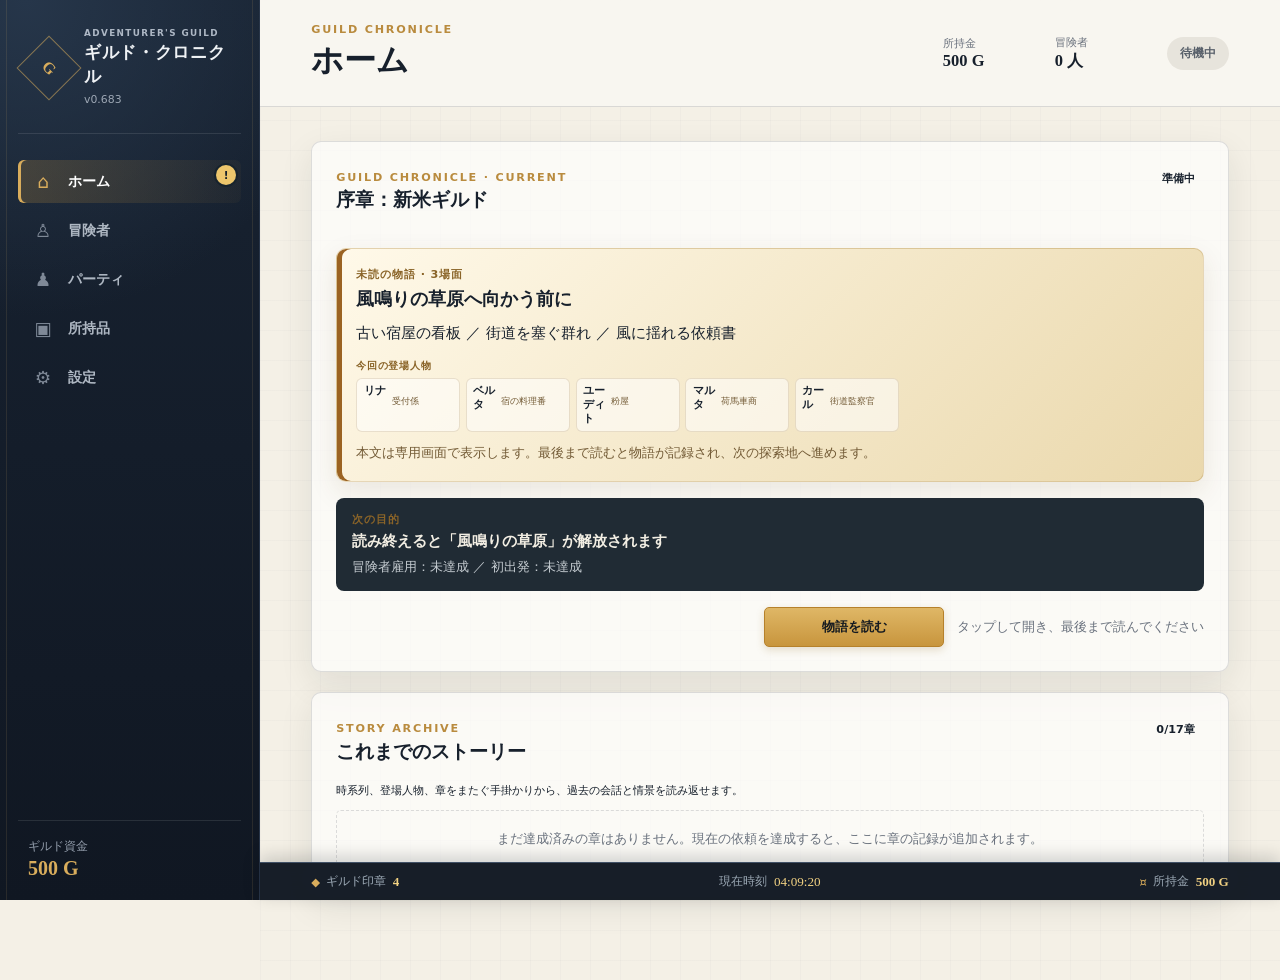
<file: index.html>
<!doctype html>
<html lang="ja">
<head>
  <meta charset="utf-8">
  <meta name="viewport" content="width=device-width, initial-scale=1">
  <meta name="theme-color" content="#101723">
  <meta name="description" content="冒険者を育て、放置探索へ送り出すブラウザ向けギルド運営RPG。">
  <title>ギルド・クロニクル v0.683</title>
  <link rel="stylesheet" href="css/style.css">
</head>
<body>
  <div class="app-shell">
    <aside class="sidebar">
      <div class="brand">
        <div class="brand-mark" aria-hidden="true">G</div>
        <div><p class="eyebrow">ADVENTURER'S GUILD</p><h1>ギルド・クロニクル</h1><span>v0.683</span></div>
      </div>
      <nav id="main-nav" class="main-nav" aria-label="メインメニュー"></nav>
      <div class="sidebar-footer">
        <p>ギルド資金</p><strong id="sidebar-gold">0 G</strong>
      </div>
    </aside>

    <main class="main-area">
      <header class="topbar">
        <div><p class="eyebrow" id="page-kicker">GUILD HALL</p><h2 id="page-title">ホーム</h2></div>
        <div class="quick-stats" aria-label="現在の状況">
          <div><span>所持金</span><strong id="topbar-gold">0 G</strong></div>
          <div><span>冒険者</span><strong id="topbar-characters">0 人</strong></div>
          <div id="topbar-status" class="status-pill">待機中</div>
        </div>
      </header>
      <section id="app" class="content" aria-live="polite"></section>
    </main>
  </div>
  <footer class="global-statusbar" aria-label="ギルドの現在状況">
    <div><span class="global-status-icon" aria-hidden="true">◆</span><span>ギルド印章</span><strong id="status-seals">0</strong></div>
    <div class="global-status-time"><span>現在時刻</span><time id="status-clock" datetime="">--:--:--</time></div>
    <div><span class="global-status-icon" aria-hidden="true">¤</span><span>所持金</span><strong id="status-gold">0 G</strong></div>
  </footer>
  <div id="toast-region" class="toast-region" aria-live="assertive"></div>
  <div id="modal-root"></div>
  <input id="save-import-file" type="file" accept=".json,application/json" hidden aria-label="セーブJSONファイル">

  <script defer src="data/masterSchema.js"></script>
  <script defer src="data/items.js"></script>
  <script defer src="data/qualities.js"></script>
  <script defer src="data/shop.js"></script>
  <script defer src="data/affixes.js"></script>
  <script defer src="data/equipmentSkills.js"></script>
  <script defer src="data/ultraRareTitles.js"></script>
  <script defer src="data/skills.js"></script>
  <script defer src="data/jobs.js"></script>
  <script defer src="data/characterGrowth.js"></script>
  <script defer src="data/origins.js"></script>
  <script defer src="data/affinities.js"></script>
  <script defer src="data/progressionSkills.js"></script>
  <script defer src="data/skillGrants.js"></script>
  <script defer src="data/skillCategories.js"></script>
  <script defer src="data/classChanges.js"></script>
  <script defer src="data/portraits.js"></script>
  <script defer src="data/monsters.js"></script>
  <script defer src="data/dungeons.js"></script>
  <script defer src="data/recipes.js"></script>
  <script defer src="data/story.js"></script>
  <script defer src="data/chapters/earlyExpansion.js"></script>
  <script defer src="data/chapters/chapter4.js"></script>
  <script defer src="data/chapters/chapter5.js"></script>
  <script defer src="data/chapters/chapter6.js"></script>
  <script defer src="data/chapters/chapter7.js"></script>
  <script defer src="data/chapters/chapter8.js"></script>
  <script defer src="data/chapters/chapter9.js"></script>
  <script defer src="data/chapters/chapter10.js"></script>
  <script defer src="data/chapters/chapter11.js"></script>
  <script defer src="data/chapters/chapter12.js"></script>
  <script defer src="data/chapters/chapter13.js"></script>
  <script defer src="data/chapters/chapter14.js"></script>
  <script defer src="data/chapters/chapter15.js"></script>
  <script defer src="data/dungeonStories.js"></script>
  <script defer src="data/creatureFamilies.js"></script>
  <script defer src="data/monsterDrops.js"></script>
  <script defer src="data/postgame/afterstarReaches.js"></script>
  <script defer src="data/dungeonDifficulties.js"></script>
  <script defer src="data/monsterSkills.js"></script>
  <script defer src="data/itemSkills.js"></script>
  <script defer src="data/equipmentSets.js"></script>
  <script defer src="data/explorationEvents.js"></script>
  <script defer src="data/recruitment.js"></script>
  <script defer src="data/commissions.js"></script>
  <script defer src="data/recurringMissions.js"></script>
  <script defer src="data/facilities.js"></script>
  <script defer src="data/upgrades.js"></script>
  <script defer src="data/combatStats.js"></script>
  <script defer src="data/combatEffects.js"></script>
  <script defer src="data/partyProgression.js"></script>
  <script defer src="data/accessCodes.js"></script>
  <script defer src="data/observationNotes.js"></script>
  <script defer src="data/achievements.js"></script>
  <script defer src="data/adventurerMilestones.js"></script>
  <script defer src="data/expeditionRumors.js"></script>
  <script defer src="data/storyCharacters.js"></script>
  <script defer src="data/guildServices.js"></script>
  <script defer src="data/companions.js"></script>
  <script defer src="data/companionStories.js"></script>
  <script defer src="data/storyRouteConversations.js"></script>
  <script defer src="data/storyDialogues.js"></script>
  <script defer src="data/dungeonPartyRestrictions.js"></script>
  <script defer src="data/masterValidation.js"></script>
  <script defer src="data/masterFinalize.js"></script>
  <script defer src="js/runtime.js"></script>
  <script defer src="js/recurringMissions.js"></script>
  <script defer src="js/storage.js"></script>
  <script defer src="js/save.js"></script>
  <script defer src="js/storyReaderBookmark.js"></script>
  <script defer src="js/gameState.js"></script>
  <script defer src="js/accessCodes.js"></script>
  <script defer src="js/equipmentSkills.js"></script>
  <script defer src="js/characters.js"></script>
  <script defer src="js/companions.js"></script>
  <script defer src="js/storyEffects.js"></script>
  <script defer src="js/dungeonPartyRules.js"></script>
  <script defer src="js/acquisitionSkills.js"></script>
  <script defer src="js/expeditionRumors.js"></script>
  <script defer src="js/classChange.js"></script>
  <script defer src="js/items.js"></script>
  <script defer src="js/autoSell.js"></script>
  <script defer src="js/encyclopedia.js"></script>
  <script defer src="js/shop.js"></script>
  <script defer src="js/party.js"></script>
  <script defer src="js/monsterLoot.js"></script>
  <script defer src="js/dungeonDifficulty.js"></script>
  <script defer src="js/exploration.js"></script>
  <script defer src="js/skillCombat.js"></script>
  <script defer src="js/statusCombat.js"></script>
  <script defer src="js/combatMath.js"></script>
  <script defer src="js/combatDecision.js"></script>
  <script defer src="js/battle.js"></script>
  <script defer src="js/dungeon.js"></script>
  <script defer src="js/expeditionLog.js"></script>
  <script defer src="js/blacksmith.js"></script>
  <script defer src="js/story.js"></script>
  <script defer src="js/guildServices.js"></script>
  <script defer src="js/observationJournal.js"></script>
  <script defer src="js/achievements.js"></script>
  <script defer src="js/facilities.js"></script>
  <script defer src="js/recruitment.js"></script>
  <script defer src="js/commissions.js"></script>
  <script defer src="js/presets.js"></script>
  <script defer src="js/upgrades.js"></script>
  <script defer src="js/saveTransfer.js"></script>
  <script defer src="js/commands.js"></script>
  <script defer src="js/client.js"></script>
  <script defer src="js/portraitPress.js"></script>
  <script defer src="js/recruitmentReveal.js"></script>
  <script defer src="js/ui/partyViews.js"></script>
  <script defer src="js/ui/resultViews.js"></script>
  <script defer src="js/ui/journalViews.js"></script>
  <script defer src="js/ui/catalogViews.js"></script>
  <script defer src="js/ui/recruitmentViews.js"></script>
  <script defer src="js/ui/equipmentViews.js"></script>
  <script defer src="js/ui/portraitViews.js"></script>
  <script defer src="js/ui/classChangeViews.js"></script>
  <script defer src="js/ui/characterViews.js"></script>
  <script defer src="js/ui/homeViews.js"></script>
  <script defer src="js/ui/archiveViews.js"></script>
  <script defer src="js/ui/guildViews.js"></script>
  <script defer src="js/ui/settingsViews.js"></script>
  <script defer src="js/ui/navigationViews.js"></script>
  <script defer src="js/ui.js"></script>
  <script defer src="js/main.js"></script>
</body>
</html>
</file>
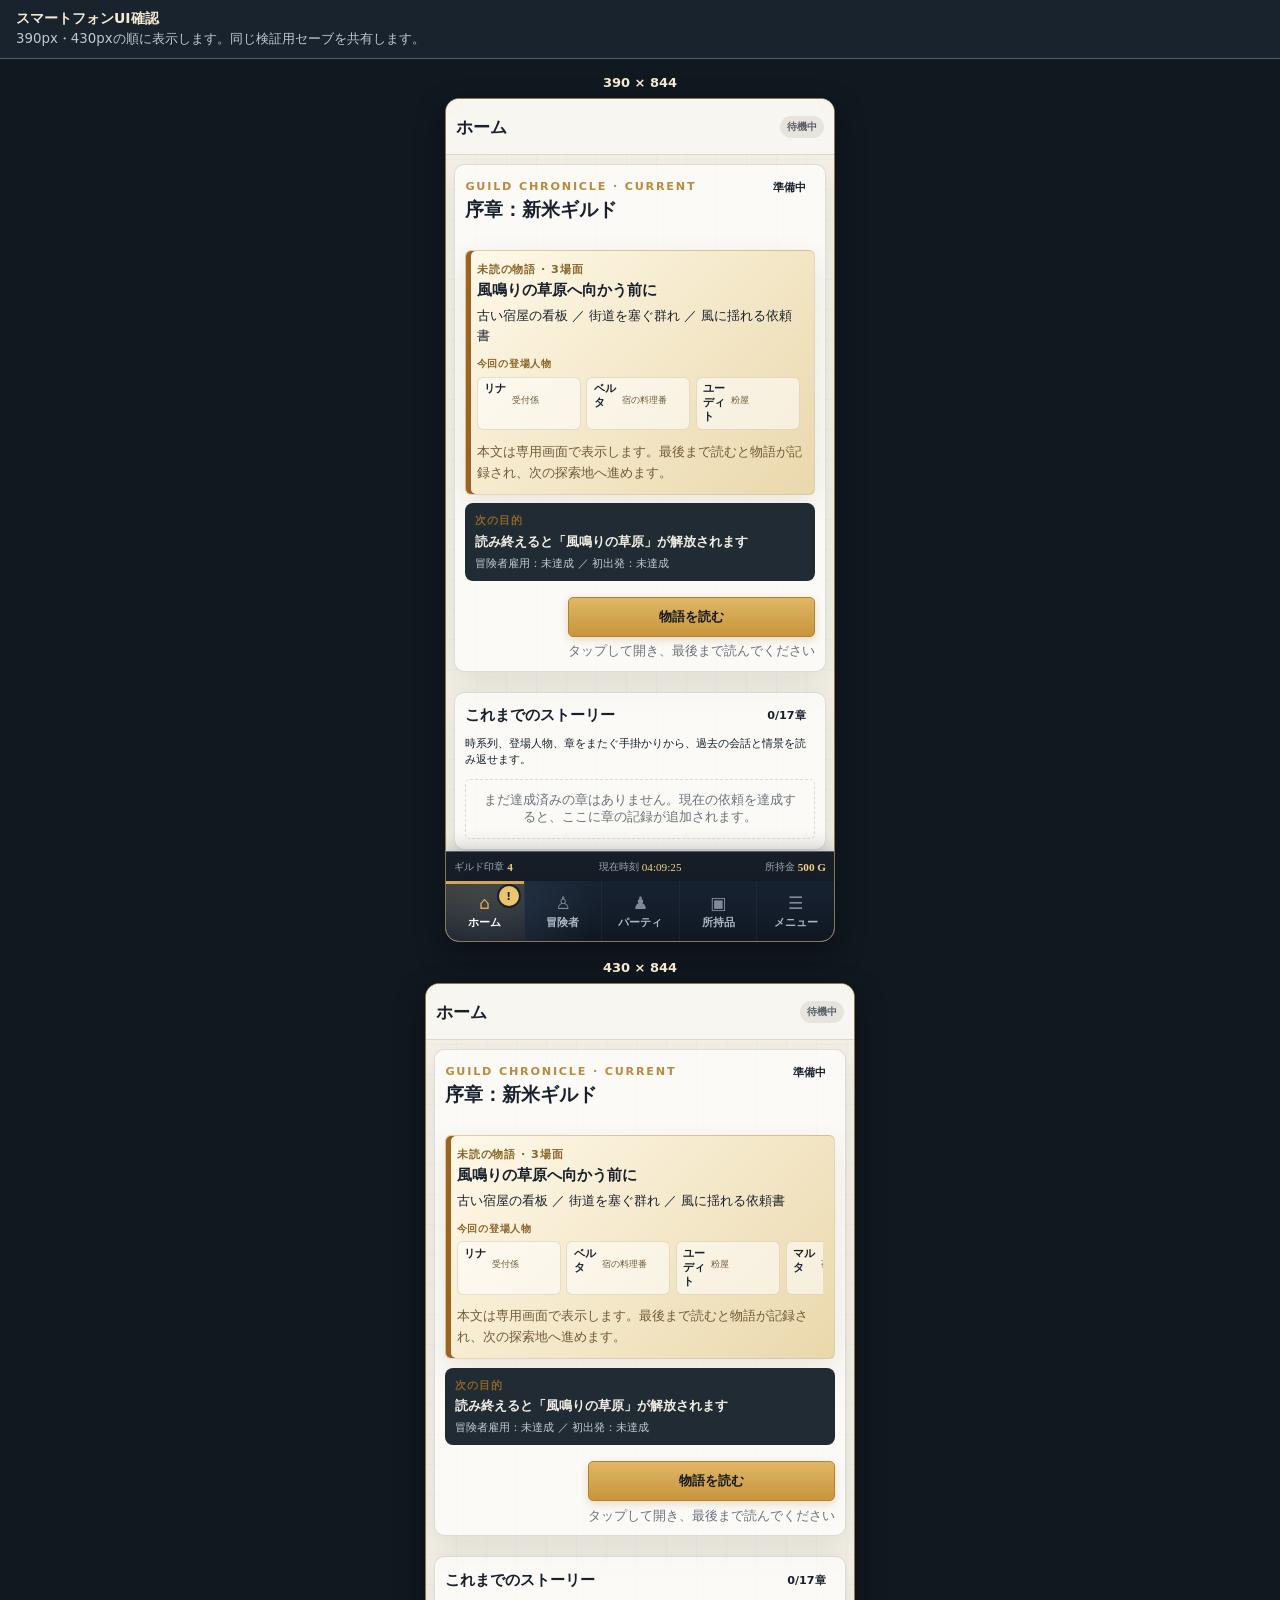
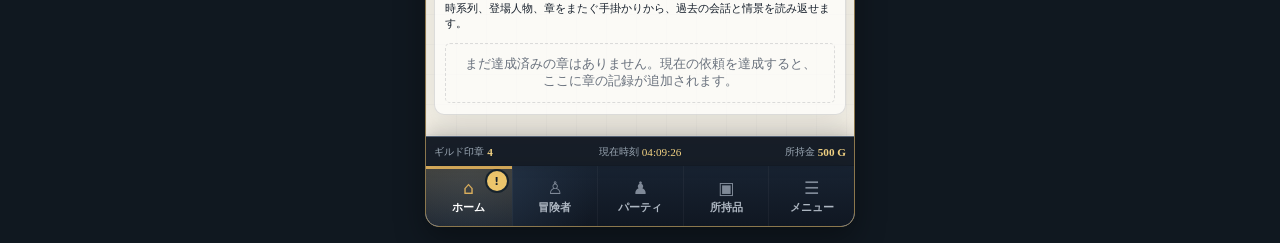
<file: tools/mobile-preview.html>
<!doctype html>
<html lang="ja">
<head>
  <meta charset="utf-8">
  <meta name="viewport" content="width=device-width,initial-scale=1">
  <title>Mobile UI Preview</title>
  <style>
    * { box-sizing: border-box; }
    html, body { margin: 0; min-height: 100%; background: #101820; color: #f5ead1; font-family: system-ui, sans-serif; }
    header { position: sticky; top: 0; z-index: 2; padding: 10px 16px; background: #18232d; border-bottom: 1px solid #4f5d67; }
    header strong { display: block; font-size: 14px; }
    header small { color: #bfc8cd; }
    main { padding: 16px; display: flex; flex-direction: column; align-items: center; gap: 18px; }
    section { flex: 0 0 auto; }
    h2 { margin: 0 0 8px; font-size: 13px; text-align: center; }
    iframe { display: block; height: 844px; border: 1px solid #8b774d; border-radius: 14px; background: white; box-shadow: 0 12px 30px rgba(0,0,0,.35); }
    .narrow iframe { width: 390px; }
    .wide iframe { width: 430px; }
  </style>
</head>
<body>
  <header><strong>スマートフォンUI確認</strong><small>390px・430pxの順に表示します。同じ検証用セーブを共有します。</small></header>
  <main>
    <section class="narrow"><h2>390 × 844</h2><iframe src="../index.html" title="390px preview"></iframe></section>
    <section class="wide"><h2>430 × 844</h2><iframe src="../index.html" title="430px preview"></iframe></section>
  </main>
</body>
</html>
</file>
